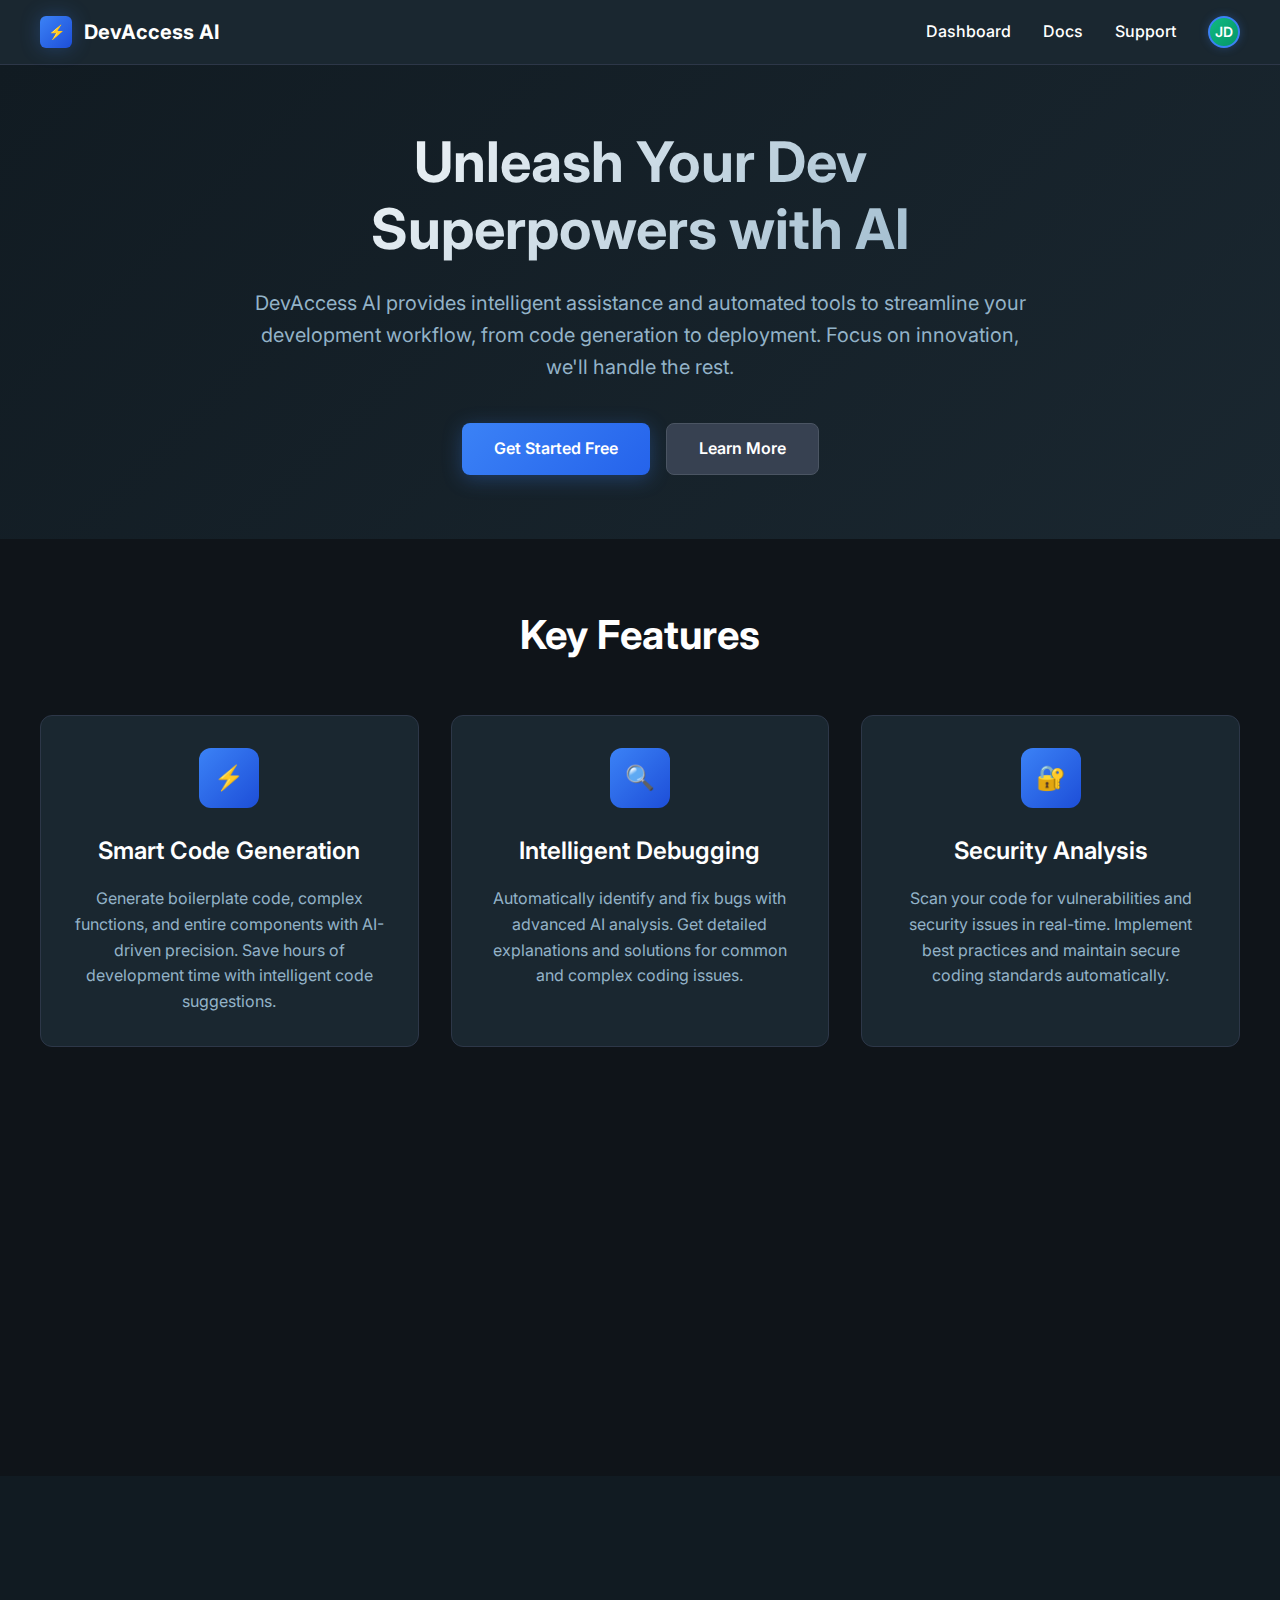
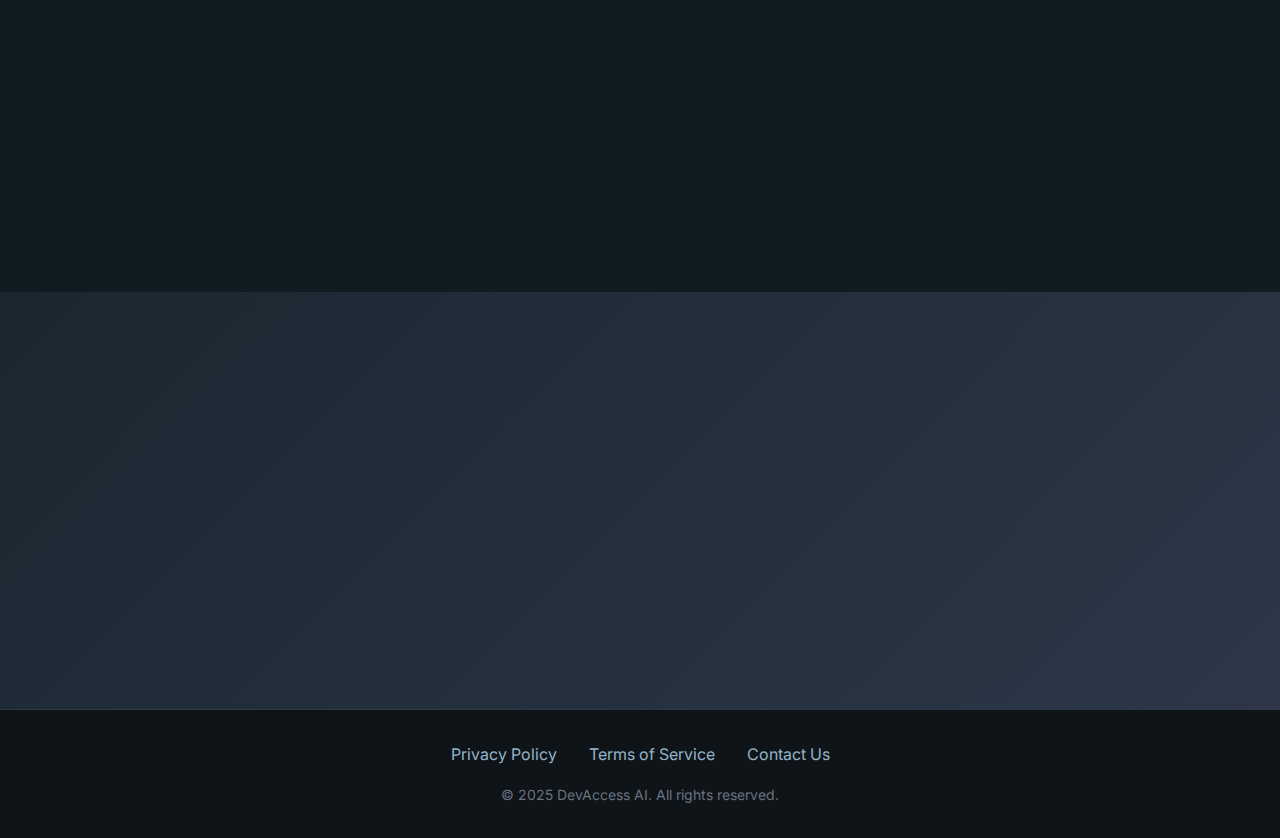
<file: Dev-tool/index.html>
<!DOCTYPE html>
<html lang="en">
<head>
    <meta charset="UTF-8">
    <meta name="viewport" content="width=device-width, initial-scale=1.0">
    <title>DevAccess AI - Unleash Your Dev Superpowers with AI</title>
    <link href="https://fonts.googleapis.com/css2?family=Inter:wght@400;500;600;700&family=Noto+Sans:wght@400;500;600&display=swap" rel="stylesheet">
    <style>
        * {
            margin: 0;
            padding: 0;
            box-sizing: border-box;
        }

        body {
            font-family: 'Inter', 'Noto Sans', sans-serif;
            background-color: #111b22;
            color: white;
            line-height: 1.6;
        }

        /* Header Styles */
        .header {
            background-color: #1a2730;
            border-bottom: 1px solid #2d3748;
            padding: 1rem 2rem;
            position: sticky;
            top: 0;
            z-index: 100;
        }

        .header-content {
            max-width: 1200px;
            margin: 0 auto;
            display: flex;
            justify-content: space-between;
            align-items: center;
        }

        .logo-brand {
            display: flex;
            align-items: center;
            gap: 0.75rem;
        }

        .logo {
            width: 32px;
            height: 32px;
            background: linear-gradient(135deg, #3b82f6, #1d4ed8);
            border-radius: 6px;
            display: flex;
            align-items: center;
            justify-content: center;
            color: white;
            font-weight: 600;
            font-size: 14px;
            box-shadow: 0 0 20px rgba(59, 130, 246, 0.3);
        }

        .brand-name {
            font-size: 1.25rem;
            font-weight: 700;
            color: white;
        }

        .nav-section {
            display: flex;
            align-items: center;
            gap: 2rem;
        }

        .nav-links {
            display: flex;
            gap: 2rem;
        }

        .nav-link {
            color: white;
            text-decoration: none;
            font-weight: 500;
            transition: color 0.2s;
            position: relative;
        }

        .nav-link:hover {
            color: #3b82f6;
        }

        .profile-picture {
            width: 32px;
            height: 32px;
            border-radius: 50%;
            background: linear-gradient(135deg, #10b981, #059669);
            display: flex;
            align-items: center;
            justify-content: center;
            color: white;
            font-weight: 600;
            font-size: 14px;
            border: 2px solid #3b82f6;
            box-shadow: 0 0 10px rgba(59, 130, 246, 0.3);
        }

        /* Hero Section */
        .hero {
            padding: 4rem 2rem;
            text-align: center;
            background: linear-gradient(135deg, #111b22 0%, #1a2730 100%);
        }

        .hero-content {
            max-width: 800px;
            margin: 0 auto;
        }

        .hero-headline {
            font-size: 3.5rem;
            font-weight: 700;
            margin-bottom: 1.5rem;
            background: linear-gradient(135deg, #ffffff 0%, #93b3c8 100%);
            -webkit-background-clip: text;
            -webkit-text-fill-color: transparent;
            background-clip: text;
            line-height: 1.2;
        }

        .hero-description {
            font-size: 1.25rem;
            color: #93b3c8;
            margin-bottom: 2.5rem;
            line-height: 1.6;
        }

        .hero-buttons {
            display: flex;
            gap: 1rem;
            justify-content: center;
            flex-wrap: wrap;
        }

        .btn {
            padding: 0.75rem 2rem;
            border: none;
            border-radius: 8px;
            font-weight: 600;
            font-size: 1rem;
            cursor: pointer;
            transition: all 0.3s ease;
            text-decoration: none;
            display: inline-flex;
            align-items: center;
            gap: 0.5rem;
        }

        .btn-primary {
            background: linear-gradient(135deg, #3b82f6, #2563eb);
            color: white;
            box-shadow: 0 4px 20px rgba(59, 130, 246, 0.3);
        }

        .btn-primary:hover {
            transform: translateY(-2px);
            box-shadow: 0 6px 25px rgba(59, 130, 246, 0.4);
        }

        .btn-secondary {
            background-color: #374151;
            color: white;
            border: 1px solid #4b5563;
        }

        .btn-secondary:hover {
            background-color: #4b5563;
            transform: translateY(-2px);
        }

        /* Features Section */
        .features {
            padding: 4rem 2rem;
            background-color: #0f1419;
        }

        .features-content {
            max-width: 1200px;
            margin: 0 auto;
        }

        .section-title {
            font-size: 2.5rem;
            font-weight: 700;
            text-align: center;
            margin-bottom: 3rem;
            color: white;
        }

        .features-grid {
            display: grid;
            grid-template-columns: repeat(auto-fit, minmax(300px, 1fr));
            gap: 2rem;
        }

        .feature-card {
            background-color: #1a2730;
            border-radius: 12px;
            padding: 2rem;
            text-align: center;
            transition: all 0.3s ease;
            border: 1px solid #2d3748;
        }

        .feature-card:hover {
            transform: translateY(-5px);
            background-color: #1f2937;
            box-shadow: 0 10px 30px rgba(0, 0, 0, 0.3);
        }

        .feature-icon {
            width: 60px;
            height: 60px;
            background: linear-gradient(135deg, #3b82f6, #1d4ed8);
            border-radius: 12px;
            display: flex;
            align-items: center;
            justify-content: center;
            margin: 0 auto 1.5rem;
            color: white;
            font-size: 24px;
        }

        .feature-title {
            font-size: 1.5rem;
            font-weight: 600;
            margin-bottom: 1rem;
            color: white;
        }

        .feature-description {
            color: #93b3c8;
            line-height: 1.6;
        }

        /* Mission Section */
        .mission {
            padding: 4rem 2rem;
            background-color: #111b22;
        }

        .mission-content {
            max-width: 800px;
            margin: 0 auto;
            text-align: center;
        }

        .mission-text {
            font-size: 1.25rem;
            color: #93b3c8;
            line-height: 1.8;
            margin-bottom: 2rem;
        }

        /* Final CTA Section */
        .final-cta {
            padding: 4rem 2rem;
            background: linear-gradient(135deg, #1a2730 0%, #2d3748 100%);
            text-align: center;
        }

        .final-cta-content {
            max-width: 600px;
            margin: 0 auto;
        }

        .cta-headline {
            font-size: 2.5rem;
            font-weight: 700;
            margin-bottom: 1rem;
            color: white;
        }

        .cta-subheadline {
            font-size: 1.25rem;
            color: #93b3c8;
            margin-bottom: 2rem;
        }

        /* Footer */
        .footer {
            background-color: #0f1419;
            padding: 2rem;
            border-top: 1px solid #2d3748;
        }

        .footer-content {
            max-width: 1200px;
            margin: 0 auto;
            text-align: center;
        }

        .footer-links {
            display: flex;
            justify-content: center;
            gap: 2rem;
            margin-bottom: 1rem;
            flex-wrap: wrap;
        }

        .footer-link {
            color: #93b3c8;
            text-decoration: none;
            transition: color 0.2s;
        }

        .footer-link:hover {
            color: #3b82f6;
        }

        .footer-copyright {
            color: #6b7280;
            font-size: 0.875rem;
        }

        /* Responsive Design */
        @media (max-width: 768px) {
            .nav-links {
                display: none;
            }

            .hero-headline {
                font-size: 2.5rem;
            }

            .hero-description {
                font-size: 1.125rem;
            }

            .hero-buttons {
                flex-direction: column;
                align-items: center;
            }

            .btn {
                width: 100%;
                max-width: 300px;
                justify-content: center;
            }

            .features-grid {
                grid-template-columns: 1fr;
            }

            .cta-headline {
                font-size: 2rem;
            }

            .footer-links {
                flex-direction: column;
                gap: 1rem;
            }
        }

        /* Animations */
        @keyframes fadeInUp {
            from {
                opacity: 0;
                transform: translateY(30px);
            }
            to {
                opacity: 1;
                transform: translateY(0);
            }
        }

        .hero-content > * {
            animation: fadeInUp 0.8s ease-out;
        }

        .hero-description {
            animation-delay: 0.2s;
        }

        .hero-buttons {
            animation-delay: 0.4s;
        }
    </style>
</head>
<body>
    <!-- Header -->
    <header class="header">
        <div class="header-content">
            <div class="logo-brand">
                <div class="logo">⚡</div>
                <div class="brand-name">DevAccess AI</div>
            </div>
            <nav class="nav-section">
                <div class="nav-links">
                    <a href="account-details.html" class="nav-link">Dashboard</a>
                    <a href="#" class="nav-link">Docs</a>
                    <a href="#" class="nav-link">Support</a>
                </div>
                <div class="profile-picture">JD</div>
            </nav>
        </div>
    </header>

    <!-- Hero Section -->
    <section class="hero">
        <div class="hero-content">
            <h1 class="hero-headline">Unleash Your Dev Superpowers with AI</h1>
            <p class="hero-description">
                DevAccess AI provides intelligent assistance and automated tools to streamline your development workflow, 
                from code generation to deployment. Focus on innovation, we'll handle the rest.
            </p>
            <div class="hero-buttons">
                <a href="create-account.html" class="btn btn-primary">Get Started Free</a>
                <a href="#features" class="btn btn-secondary">Learn More</a>
            </div>
        </div>
    </section>

    <!-- Features Section -->
    <section class="features" id="features">
        <div class="features-content">
            <h2 class="section-title">Key Features</h2>
            <div class="features-grid">
                <div class="feature-card">
                    <div class="feature-icon">⚡</div>
                    <h3 class="feature-title">Smart Code Generation</h3>
                    <p class="feature-description">
                        Generate boilerplate code, complex functions, and entire components with AI-driven precision. 
                        Save hours of development time with intelligent code suggestions.
                    </p>
                </div>
                <div class="feature-card">
                    <div class="feature-icon">🔍</div>
                    <h3 class="feature-title">Intelligent Debugging</h3>
                    <p class="feature-description">
                        Automatically identify and fix bugs with advanced AI analysis. Get detailed explanations 
                        and solutions for common and complex coding issues.
                    </p>
                </div>
                <div class="feature-card">
                    <div class="feature-icon">🔐</div>
                    <h3 class="feature-title">Security Analysis</h3>
                    <p class="feature-description">
                        Scan your code for vulnerabilities and security issues in real-time. Implement best 
                        practices and maintain secure coding standards automatically.
                    </p>
                </div>
                <div class="feature-card">
                    <div class="feature-icon">📊</div>
                    <h3 class="feature-title">Performance Optimization</h3>
                    <p class="feature-description">
                        Analyze and optimize your code performance with AI-powered insights. Identify bottlenecks 
                        and receive actionable recommendations for improvement.
                    </p>
                </div>
                <div class="feature-card">
                    <div class="feature-icon">🌐</div>
                    <h3 class="feature-title">API Integration</h3>
                    <p class="feature-description">
                        Seamlessly integrate with popular APIs and services. Generate integration code and 
                        documentation automatically with intelligent API mapping.
                    </p>
                </div>
                <div class="feature-card">
                    <div class="feature-icon">🚀</div>
                    <h3 class="feature-title">Deployment Automation</h3>
                    <p class="feature-description">
                        Automate your deployment pipeline with AI-guided configuration. From staging to production, 
                        ensure smooth and reliable deployments every time.
                    </p>
                </div>
            </div>
        </div>
    </section>

    <!-- Mission Section -->
    <section class="mission">
        <div class="mission-content">
            <h2 class="section-title">Our Mission</h2>
            <p class="mission-text">
                At DevAccess AI, we believe in empowering developers. Our mission is to simplify complex development 
                tasks through cutting-edge artificial intelligence, allowing you to focus on creativity and innovation. 
                We're building the future of coding, making it more efficient, secure, and accessible for everyone.
            </p>
        </div>
    </section>

    <!-- Final Call to Action -->
    <section class="final-cta">
        <div class="final-cta-content">
            <h2 class="cta-headline">Ready to Elevate Your Development?</h2>
            <p class="cta-subheadline">
                Join thousands of developers who are building faster, smarter, and more securely with DevAccess AI.
            </p>
            <a href="create-account.html" class="btn btn-primary">Start Building Now</a>
        </div>
    </section>

    <!-- Footer -->
    <footer class="footer">
        <div class="footer-content">
            <div class="footer-links">
                <a href="#" class="footer-link">Privacy Policy</a>
                <a href="#" class="footer-link">Terms of Service</a>
                <a href="#" class="footer-link">Contact Us</a>
            </div>
            <p class="footer-copyright">© 2025 DevAccess AI. All rights reserved.</p>
        </div>
    </footer>

    <script>
        // Smooth scrolling for anchor links
        document.querySelectorAll('a[href^="#"]').forEach(anchor => {
            anchor.addEventListener('click', function (e) {
                e.preventDefault();
                const target = document.querySelector(this.getAttribute('href'));
                if (target) {
                    target.scrollIntoView({
                        behavior: 'smooth',
                        block: 'start'
                    });
                }
            });
        });

        // Add scroll effect to header
        window.addEventListener('scroll', function() {
            const header = document.querySelector('.header');
            if (window.scrollY > 100) {
                header.style.backgroundColor = 'rgba(26, 39, 48, 0.95)';
                header.style.backdropFilter = 'blur(10px)';
            } else {
                header.style.backgroundColor = '#1a2730';
                header.style.backdropFilter = 'none';
            }
        });

        // Intersection Observer for fade-in animations
        const observerOptions = {
            threshold: 0.1,
            rootMargin: '0px 0px -50px 0px'
        };

        const observer = new IntersectionObserver((entries) => {
            entries.forEach(entry => {
                if (entry.isIntersecting) {
                    entry.target.style.opacity = '1';
                    entry.target.style.transform = 'translateY(0)';
                }
            });
        }, observerOptions);

        // Observe feature cards and other elements
        document.querySelectorAll('.feature-card, .mission-content, .final-cta-content').forEach(el => {
            el.style.opacity = '0';
            el.style.transform = 'translateY(30px)';
            el.style.transition = 'opacity 0.6s ease, transform 0.6s ease';
            observer.observe(el);
        });
    </script>
</body>
</html>
</file>
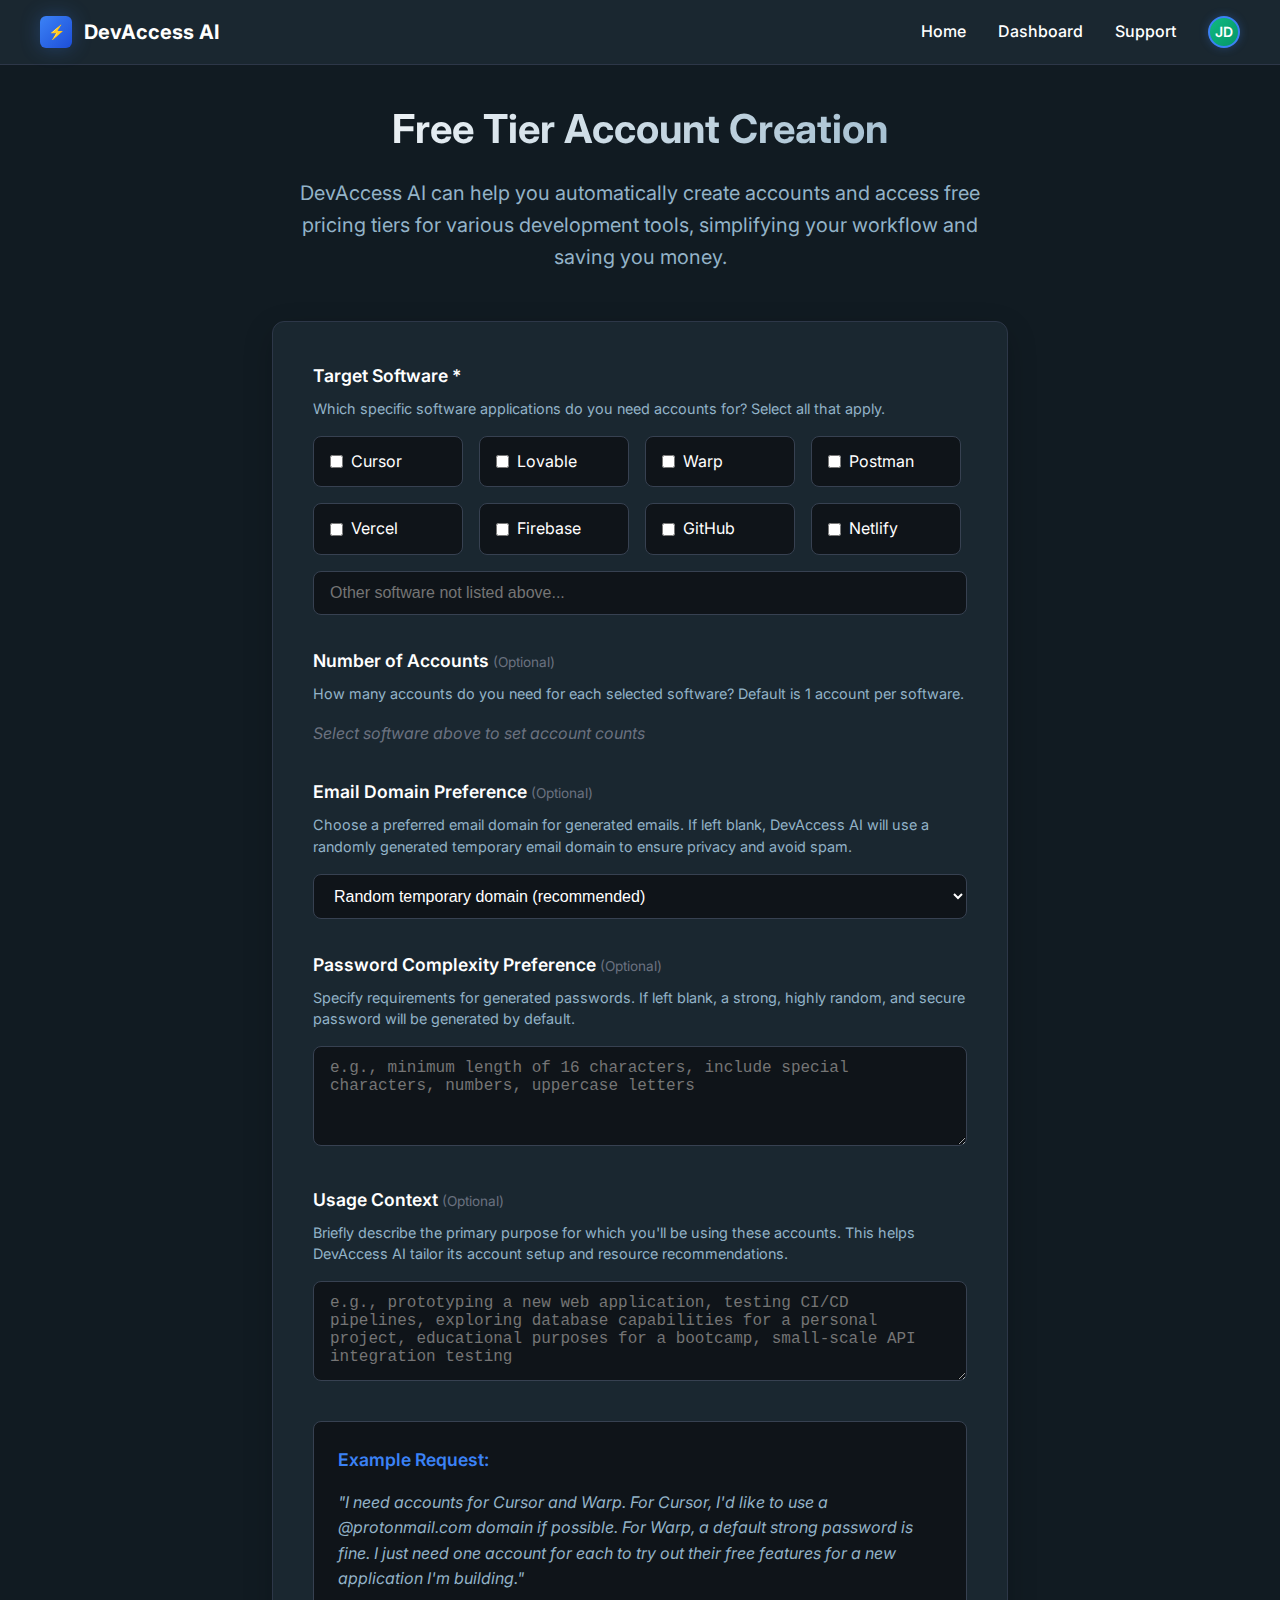
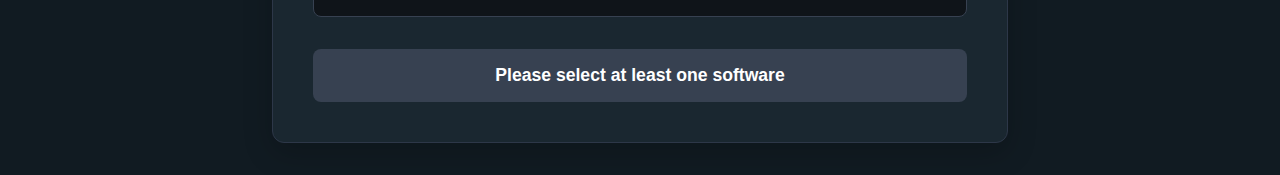
<file: Dev-tool/create-account.html>
<!DOCTYPE html>
<html lang="en">
<head>
    <meta charset="UTF-8">
    <meta name="viewport" content="width=device-width, initial-scale=1.0">
    <title>Create Free Accounts - DevAccess AI</title>
    <link href="https://fonts.googleapis.com/css2?family=Inter:wght@400;500;600;700&family=Noto+Sans:wght@400;500;600&display=swap" rel="stylesheet">
    <style>
        * {
            margin: 0;
            padding: 0;
            box-sizing: border-box;
        }

        body {
            font-family: 'Inter', 'Noto Sans', sans-serif;
            background-color: #111b22;
            color: white;
            line-height: 1.6;
            min-height: 100vh;
        }

        /* Header Styles */
        .header {
            background-color: #1a2730;
            border-bottom: 1px solid #2d3748;
            padding: 1rem 2rem;
            position: sticky;
            top: 0;
            z-index: 100;
        }

        .header-content {
            max-width: 1200px;
            margin: 0 auto;
            display: flex;
            justify-content: space-between;
            align-items: center;
        }

        .logo-brand {
            display: flex;
            align-items: center;
            gap: 0.75rem;
        }

        .logo {
            width: 32px;
            height: 32px;
            background: linear-gradient(135deg, #3b82f6, #1d4ed8);
            border-radius: 6px;
            display: flex;
            align-items: center;
            justify-content: center;
            color: white;
            font-weight: 600;
            font-size: 14px;
            box-shadow: 0 0 20px rgba(59, 130, 246, 0.3);
        }

        .brand-name {
            font-size: 1.25rem;
            font-weight: 700;
            color: white;
        }

        .nav-section {
            display: flex;
            align-items: center;
            gap: 2rem;
        }

        .nav-links {
            display: flex;
            gap: 2rem;
        }

        .nav-link {
            color: white;
            text-decoration: none;
            font-weight: 500;
            transition: color 0.2s;
        }

        .nav-link:hover {
            color: #3b82f6;
        }

        .profile-picture {
            width: 32px;
            height: 32px;
            border-radius: 50%;
            background: linear-gradient(135deg, #10b981, #059669);
            display: flex;
            align-items: center;
            justify-content: center;
            color: white;
            font-weight: 600;
            font-size: 14px;
            border: 2px solid #3b82f6;
            box-shadow: 0 0 10px rgba(59, 130, 246, 0.3);
        }

        /* Main Content */
        .main-content {
            max-width: 800px;
            margin: 0 auto;
            padding: 2rem;
        }

        .page-title {
            font-size: 2.5rem;
            font-weight: 700;
            text-align: center;
            margin-bottom: 1rem;
            background: linear-gradient(135deg, #ffffff 0%, #93b3c8 100%);
            -webkit-background-clip: text;
            -webkit-text-fill-color: transparent;
            background-clip: text;
        }

        .page-subtitle {
            font-size: 1.25rem;
            color: #93b3c8;
            text-align: center;
            margin-bottom: 3rem;
            line-height: 1.6;
        }

        .form-container {
            background-color: #1a2730;
            border-radius: 12px;
            padding: 2.5rem;
            border: 1px solid #2d3748;
            box-shadow: 0 10px 30px rgba(0, 0, 0, 0.2);
        }

        .form-group {
            margin-bottom: 2rem;
        }

        .form-label {
            display: block;
            font-weight: 600;
            color: white;
            margin-bottom: 0.5rem;
            font-size: 1.1rem;
        }

        .form-description {
            color: #93b3c8;
            font-size: 0.9rem;
            margin-bottom: 1rem;
            line-height: 1.5;
        }

        .form-input, .form-textarea, .form-select {
            width: 100%;
            padding: 0.75rem 1rem;
            background-color: #0f1419;
            border: 1px solid #374151;
            border-radius: 8px;
            color: white;
            font-size: 1rem;
            transition: border-color 0.2s, box-shadow 0.2s;
        }

        .form-input:focus, .form-textarea:focus, .form-select:focus {
            outline: none;
            border-color: #3b82f6;
            box-shadow: 0 0 0 3px rgba(59, 130, 246, 0.1);
        }

        .form-textarea {
            min-height: 100px;
            resize: vertical;
        }

        .checkbox-group {
            display: flex;
            flex-wrap: wrap;
            gap: 1rem;
            margin-top: 0.5rem;
        }

        .checkbox-item {
            display: flex;
            align-items: center;
            gap: 0.5rem;
            background-color: #0f1419;
            padding: 0.75rem 1rem;
            border-radius: 8px;
            border: 1px solid #374151;
            cursor: pointer;
            transition: all 0.2s;
            min-width: 150px;
        }

        .checkbox-item:hover {
            border-color: #3b82f6;
            background-color: #1a2730;
        }

        .checkbox-item input[type="checkbox"] {
            margin: 0;
            accent-color: #3b82f6;
        }

        .checkbox-item.checked {
            border-color: #3b82f6;
            background-color: #1e3a5f;
        }

        .optional-tag {
            color: #6b7280;
            font-size: 0.85rem;
            font-weight: 400;
        }

        .example-box {
            background-color: #0f1419;
            border: 1px solid #374151;
            border-radius: 8px;
            padding: 1.5rem;
            margin-top: 2rem;
        }

        .example-title {
            font-weight: 600;
            color: #3b82f6;
            margin-bottom: 1rem;
            font-size: 1.1rem;
        }

        .example-text {
            color: #93b3c8;
            font-style: italic;
            line-height: 1.6;
        }

        .submit-button {
            width: 100%;
            padding: 1rem 2rem;
            background: linear-gradient(135deg, #3b82f6, #2563eb);
            color: white;
            border: none;
            border-radius: 8px;
            font-size: 1.1rem;
            font-weight: 600;
            cursor: pointer;
            transition: all 0.3s ease;
            margin-top: 2rem;
        }

        .submit-button:hover {
            transform: translateY(-2px);
            box-shadow: 0 6px 25px rgba(59, 130, 246, 0.4);
        }

        .submit-button:disabled {
            background: #374151;
            cursor: not-allowed;
            transform: none;
            box-shadow: none;
        }

        /* Account Count Controls */
        .account-count-group {
            display: flex;
            align-items: center;
            gap: 1rem;
            margin-top: 0.5rem;
        }

        .count-control {
            display: flex;
            align-items: center;
            gap: 0.5rem;
            background-color: #0f1419;
            border: 1px solid #374151;
            border-radius: 8px;
            padding: 0.5rem;
        }

        .count-button {
            width: 32px;
            height: 32px;
            background-color: #374151;
            border: none;
            border-radius: 4px;
            color: white;
            cursor: pointer;
            transition: background-color 0.2s;
            display: flex;
            align-items: center;
            justify-content: center;
            font-weight: 600;
        }

        .count-button:hover {
            background-color: #4b5563;
        }

        .count-display {
            min-width: 40px;
            text-align: center;
            color: white;
            font-weight: 500;
        }

        /* Responsive Design */
        @media (max-width: 768px) {
            .nav-links {
                display: none;
            }

            .main-content {
                padding: 1rem;
            }

            .form-container {
                padding: 1.5rem;
            }

            .page-title {
                font-size: 2rem;
            }

            .checkbox-group {
                flex-direction: column;
            }

            .checkbox-item {
                min-width: 100%;
            }
        }
    </style>
</head>
<body>
    <!-- Header -->
    <header class="header">
        <div class="header-content">
            <div class="logo-brand">
                <div class="logo">⚡</div>
                <div class="brand-name">DevAccess AI</div>
            </div>
            <nav class="nav-section">
                <div class="nav-links">
                    <a href="index.html" class="nav-link">Home</a>
                    <a href="account-details.html" class="nav-link">Dashboard</a>
                    <a href="#" class="nav-link">Support</a>
                </div>
                <div class="profile-picture">JD</div>
            </nav>
        </div>
    </header>

    <!-- Main Content -->
    <main class="main-content">
        <h1 class="page-title">Free Tier Account Creation</h1>
        <p class="page-subtitle">
            DevAccess AI can help you automatically create accounts and access free pricing tiers for various development tools, 
            simplifying your workflow and saving you money.
        </p>

        <form class="form-container" id="accountForm">
            <!-- Target Software -->
            <div class="form-group">
                <label class="form-label">Target Software *</label>
                <p class="form-description">
                    Which specific software applications do you need accounts for? Select all that apply.
                </p>
                <div class="checkbox-group">
                    <label class="checkbox-item" data-software="cursor">
                        <input type="checkbox" name="software" value="cursor">
                        <span>Cursor</span>
                    </label>
                    <label class="checkbox-item" data-software="lovable">
                        <input type="checkbox" name="software" value="lovable">
                        <span>Lovable</span>
                    </label>
                    <label class="checkbox-item" data-software="warp">
                        <input type="checkbox" name="software" value="warp">
                        <span>Warp</span>
                    </label>
                    <label class="checkbox-item" data-software="postman">
                        <input type="checkbox" name="software" value="postman">
                        <span>Postman</span>
                    </label>
                    <label class="checkbox-item" data-software="vercel">
                        <input type="checkbox" name="software" value="vercel">
                        <span>Vercel</span>
                    </label>
                    <label class="checkbox-item" data-software="firebase">
                        <input type="checkbox" name="software" value="firebase">
                        <span>Firebase</span>
                    </label>
                    <label class="checkbox-item" data-software="github">
                        <input type="checkbox" name="software" value="github">
                        <span>GitHub</span>
                    </label>
                    <label class="checkbox-item" data-software="netlify">
                        <input type="checkbox" name="software" value="netlify">
                        <span>Netlify</span>
                    </label>
                </div>
                <input type="text" class="form-input" placeholder="Other software not listed above..." style="margin-top: 1rem;" id="otherSoftware">
            </div>

            <!-- Number of Accounts -->
            <div class="form-group">
                <label class="form-label">Number of Accounts <span class="optional-tag">(Optional)</span></label>
                <p class="form-description">
                    How many accounts do you need for each selected software? Default is 1 account per software.
                </p>
                <div id="accountCounts"></div>
            </div>

            <!-- Email Domain Preference -->
            <div class="form-group">
                <label class="form-label" for="emailDomain">Email Domain Preference <span class="optional-tag">(Optional)</span></label>
                <p class="form-description">
                    Choose a preferred email domain for generated emails. If left blank, DevAccess AI will use a randomly generated temporary email domain to ensure privacy and avoid spam.
                </p>
                <select class="form-select" id="emailDomain">
                    <option value="">Random temporary domain (recommended)</option>
                    <option value="gmail.com">@gmail.com</option>
                    <option value="outlook.com">@outlook.com</option>
                    <option value="protonmail.com">@protonmail.com</option>
                    <option value="tempmail.com">@tempmail.com</option>
                    <option value="custom">Custom domain</option>
                </select>
                <input type="text" class="form-input" placeholder="Enter custom domain (e.g., yourproject.tempmail.com)" style="margin-top: 0.5rem; display: none;" id="customDomain">
            </div>

            <!-- Password Complexity -->
            <div class="form-group">
                <label class="form-label" for="passwordComplexity">Password Complexity Preference <span class="optional-tag">(Optional)</span></label>
                <p class="form-description">
                    Specify requirements for generated passwords. If left blank, a strong, highly random, and secure password will be generated by default.
                </p>
                <textarea class="form-textarea" id="passwordComplexity" placeholder="e.g., minimum length of 16 characters, include special characters, numbers, uppercase letters"></textarea>
            </div>

            <!-- Usage Context -->
            <div class="form-group">
                <label class="form-label" for="usageContext">Usage Context <span class="optional-tag">(Optional)</span></label>
                <p class="form-description">
                    Briefly describe the primary purpose for which you'll be using these accounts. This helps DevAccess AI tailor its account setup and resource recommendations.
                </p>
                <textarea class="form-textarea" id="usageContext" placeholder="e.g., prototyping a new web application, testing CI/CD pipelines, exploring database capabilities for a personal project, educational purposes for a bootcamp, small-scale API integration testing"></textarea>
            </div>

            <!-- Example -->
            <div class="example-box">
                <div class="example-title">Example Request:</div>
                <div class="example-text">
                    "I need accounts for Cursor and Warp. For Cursor, I'd like to use a @protonmail.com domain if possible. 
                    For Warp, a default strong password is fine. I just need one account for each to try out their free features 
                    for a new application I'm building."
                </div>
            </div>

            <button type="submit" class="submit-button" id="submitButton">
                Create Free Accounts
            </button>
        </form>
    </main>

    <script>
        // Handle checkbox interactions
        document.querySelectorAll('.checkbox-item').forEach(item => {
            const checkbox = item.querySelector('input[type="checkbox"]');
            
            item.addEventListener('click', (e) => {
                if (e.target !== checkbox) {
                    checkbox.checked = !checkbox.checked;
                    checkbox.dispatchEvent(new Event('change'));
                }
            });
            
            checkbox.addEventListener('change', () => {
                if (checkbox.checked) {
                    item.classList.add('checked');
                } else {
                    item.classList.remove('checked');
                }
                updateAccountCounts();
                updateSubmitButton();
            });
        });

        // Handle custom domain input
        document.getElementById('emailDomain').addEventListener('change', function() {
            const customDomainInput = document.getElementById('customDomain');
            if (this.value === 'custom') {
                customDomainInput.style.display = 'block';
                customDomainInput.required = true;
            } else {
                customDomainInput.style.display = 'none';
                customDomainInput.required = false;
                customDomainInput.value = '';
            }
        });

        // Update account counts section
        function updateAccountCounts() {
            const selectedSoftware = Array.from(document.querySelectorAll('input[name="software"]:checked')).map(cb => cb.value);
            const accountCountsDiv = document.getElementById('accountCounts');
            
            if (selectedSoftware.length === 0) {
                accountCountsDiv.innerHTML = '<p style="color: #6b7280; font-style: italic;">Select software above to set account counts</p>';
                return;
            }
            
            accountCountsDiv.innerHTML = selectedSoftware.map(software => `
                <div class="account-count-group">
                    <label style="min-width: 100px; color: #93b3c8; text-transform: capitalize;">${software}:</label>
                    <div class="count-control">
                        <button type="button" class="count-button" onclick="changeCount('${software}', -1)">-</button>
                        <span class="count-display" id="count-${software}">1</span>
                        <button type="button" class="count-button" onclick="changeCount('${software}', 1)">+</button>
                    </div>
                </div>
            `).join('');
        }

        // Change account count
        function changeCount(software, delta) {
            const countDisplay = document.getElementById(`count-${software}`);
            let currentCount = parseInt(countDisplay.textContent);
            const newCount = Math.max(1, Math.min(5, currentCount + delta)); // Limit between 1-5
            countDisplay.textContent = newCount;
        }

        // Update submit button state
        function updateSubmitButton() {
            const submitButton = document.getElementById('submitButton');
            const selectedSoftware = document.querySelectorAll('input[name="software"]:checked');
            
            if (selectedSoftware.length === 0) {
                submitButton.disabled = true;
                submitButton.textContent = 'Please select at least one software';
            } else {
                submitButton.disabled = false;
                submitButton.textContent = 'Create Free Accounts';
            }
        }

        // Handle form submission
        document.getElementById('accountForm').addEventListener('submit', async function(e) {
            e.preventDefault();
            
            const formData = new FormData(this);
            const selectedSoftware = Array.from(document.querySelectorAll('input[name="software"]:checked')).map(cb => cb.value);
            
            // Collect account counts
            const accountCounts = {};
            selectedSoftware.forEach(software => {
                const countElement = document.getElementById(`count-${software}`);
                accountCounts[software] = countElement ? parseInt(countElement.textContent) : 1;
            });
            
            // Collect all form data
            const requestData = {
                software: selectedSoftware,
                otherSoftware: document.getElementById('otherSoftware').value,
                accountCounts: accountCounts,
                emailDomain: document.getElementById('emailDomain').value,
                customDomain: document.getElementById('customDomain').value,
                passwordComplexity: document.getElementById('passwordComplexity').value,
                usageContext: document.getElementById('usageContext').value
            };
            
            // Submit to backend API
            const submitButton = document.getElementById('submitButton');
            submitButton.textContent = 'Processing Request...';
            submitButton.disabled = true;
            
            try {
                const response = await fetch('/api/frontend/create-accounts', {
                    method: 'POST',
                    headers: {
                        'Content-Type': 'application/json'
                    },
                    body: JSON.stringify(requestData)
                });
                
                if (response.ok) {
                    const result = await response.json();
                    
                    // Show success notification
                    showNotification(`${result.message} Processing completed in ${result.processing_time}`, 'success');
                    
                    // Store account data for the dashboard
                    localStorage.setItem('createdAccounts', JSON.stringify(result.accounts));
                    
                    // Redirect to dashboard after a short delay
                    setTimeout(() => {
                        window.location.href = '/dashboard';
                    }, 2000);
                } else {
                    const error = await response.json();
                    throw new Error(error.detail || 'Failed to create accounts');
                }
            } catch (error) {
                console.error('Error creating accounts:', error);
                showNotification('Failed to create accounts. Please try again.', 'error');
                
                submitButton.textContent = 'Create Free Accounts';
                submitButton.disabled = false;
            }
        });

        // Show notification system
        function showNotification(message, type = 'info') {
            // Create notification element
            const notification = document.createElement('div');
            notification.className = `notification notification-${type}`;
            notification.textContent = message;
            
            // Add styles
            notification.style.cssText = `
                position: fixed;
                top: 20px;
                right: 20px;
                padding: 1rem 1.5rem;
                border-radius: 8px;
                color: white;
                font-weight: 500;
                z-index: 1000;
                transform: translateX(100%);
                transition: transform 0.3s ease;
                max-width: 350px;
                word-wrap: break-word;
            `;
            
            // Set background color based on type
            switch (type) {
                case 'success':
                    notification.style.backgroundColor = '#10b981';
                    break;
                case 'error':
                    notification.style.backgroundColor = '#ef4444';
                    break;
                case 'warning':
                    notification.style.backgroundColor = '#f59e0b';
                    break;
                default:
                    notification.style.backgroundColor = '#3b82f6';
            }
            
            // Add to page
            document.body.appendChild(notification);
            
            // Animate in
            setTimeout(() => {
                notification.style.transform = 'translateX(0)';
            }, 100);
            
            // Remove after 4 seconds (longer for account creation)
            setTimeout(() => {
                notification.style.transform = 'translateX(100%)';
                setTimeout(() => {
                    if (document.body.contains(notification)) {
                        document.body.removeChild(notification);
                    }
                }, 300);
            }, 4000);
        }

        // Initialize
        updateAccountCounts();
        updateSubmitButton();
    </script>
</body>
</html>
</file>
